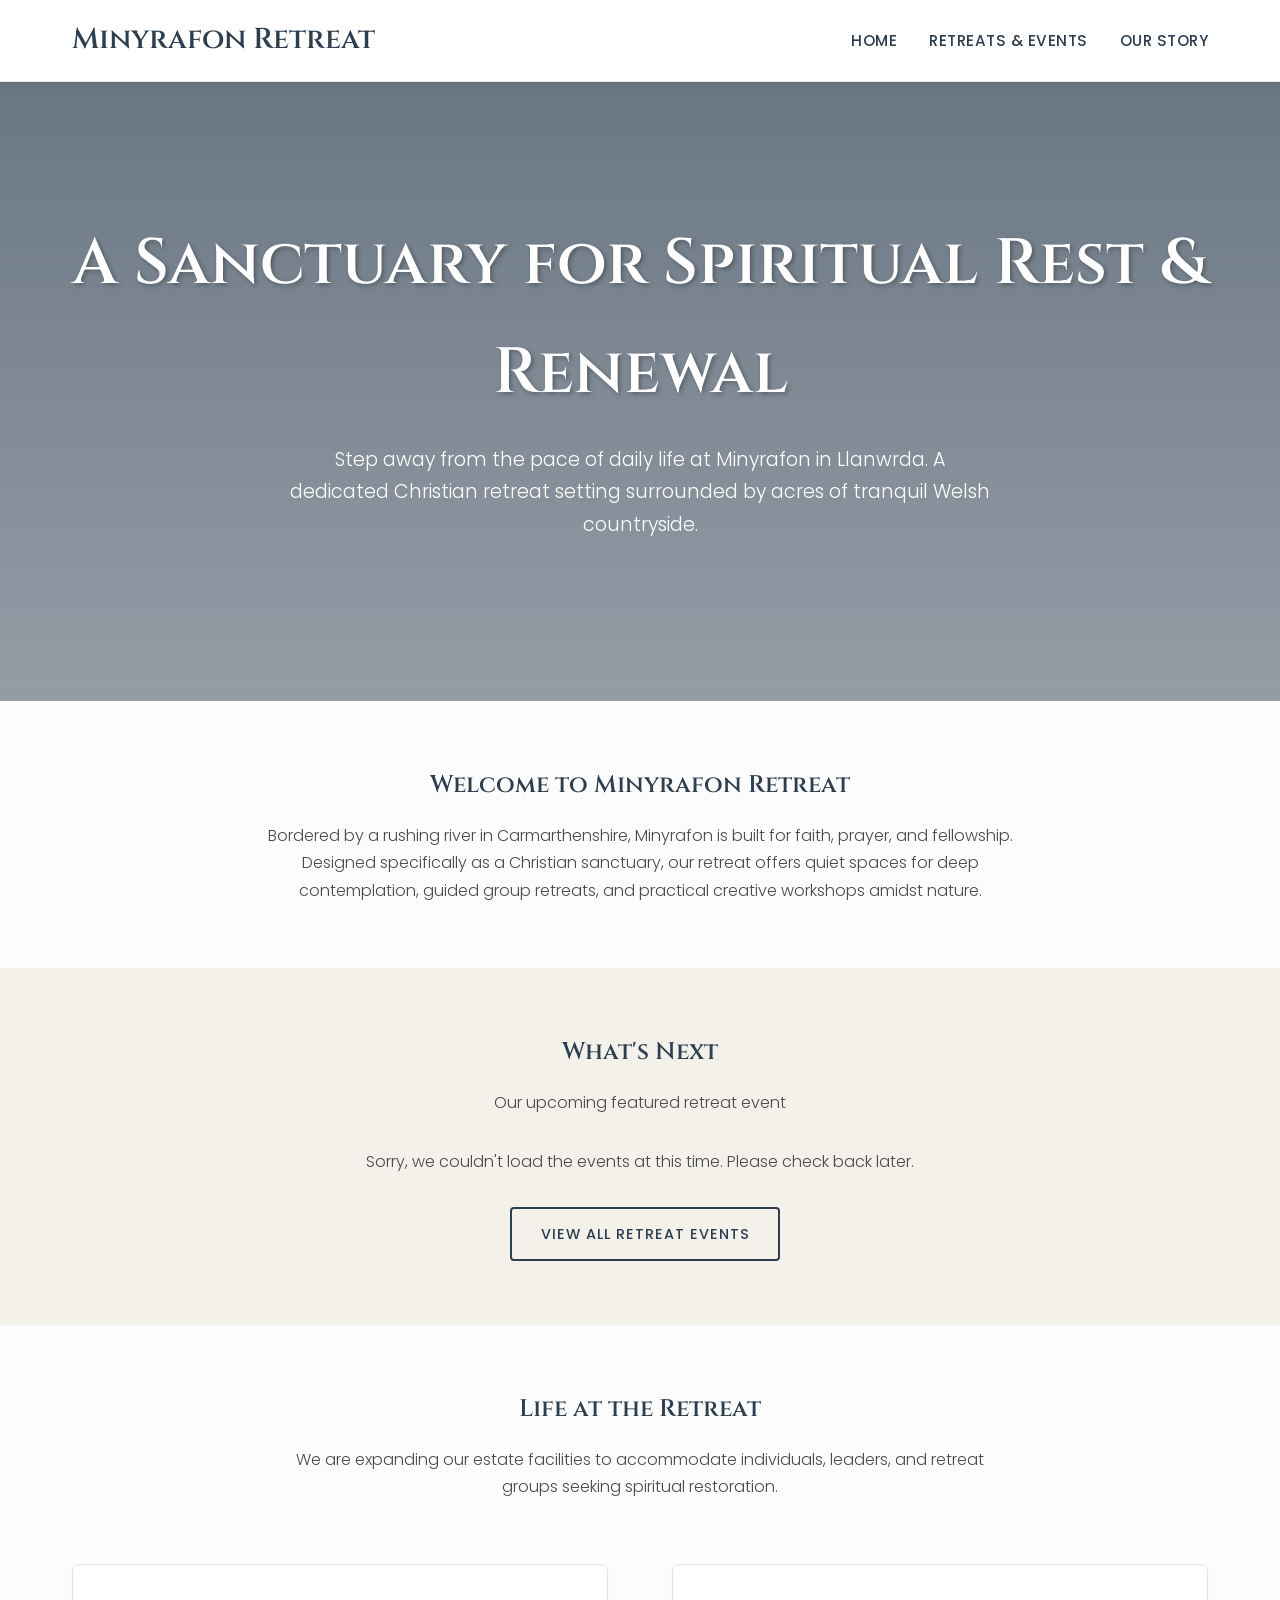
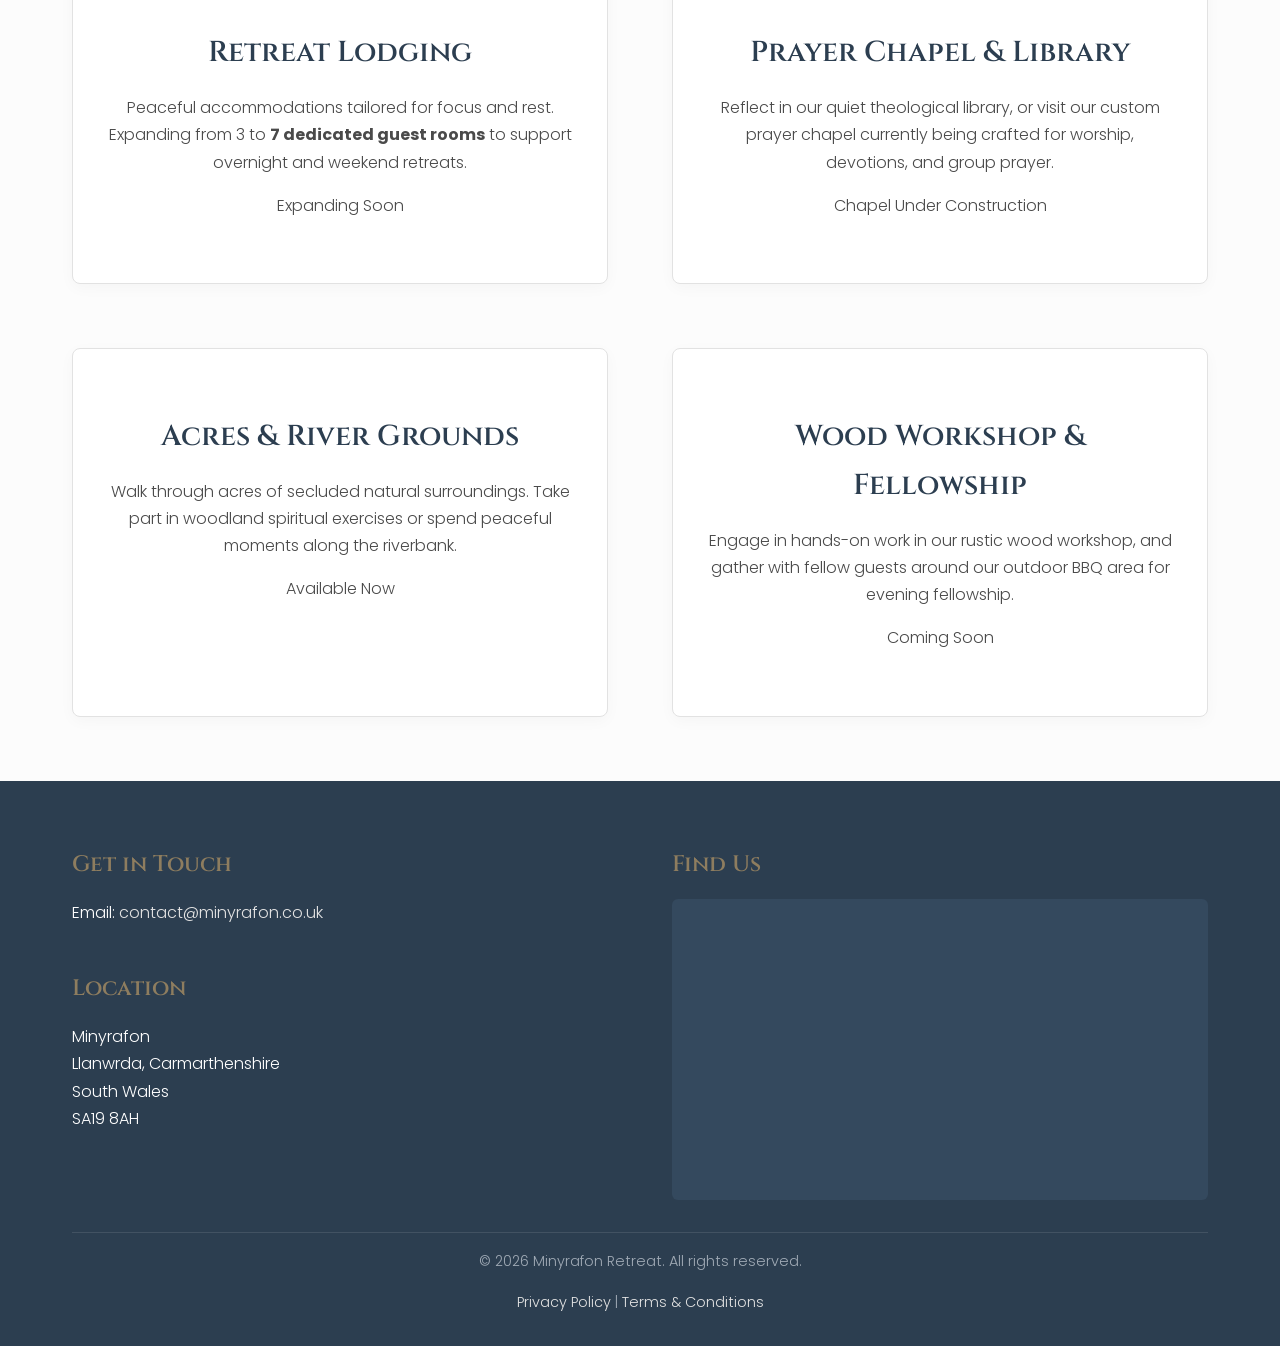
<file: index.html>
<!DOCTYPE html>
<html lang="en">
<head>
    <meta charset="UTF-8">
    <meta name="viewport" content="width=device-width, initial-scale=1.0">
    <meta name="description" content="Minyrafon Retreat in Llanwrda. A peaceful Christian retreat nestled within 5 acres of Welsh countryside, offering spiritual sanctuary, group retreats, and restorative events.">
    <title>Minyrafon Retreat | Christian Retreat & Sanctuary in Llanwrda</title>
    
    <!-- Google Fonts: Cinzel for headings, Poppins for body text -->
    <link rel="preconnect" href="https://fonts.googleapis.com">
    <link rel="preconnect" href="https://fonts.gstatic.com" crossorigin>
    <link href="https://fonts.googleapis.com/css2?family=Cinzel:wght@500;600;700&family=Poppins:wght@300;400;500;600&display=swap" rel="stylesheet">
    
    <!-- Google Analytics Placeholder -->
    <script async src="https://www.googletagmanager.com/gtag/js?id=G-XXXXXXXXXX"></script>
    <script>
      window.dataLayer = window.dataLayer || [];
      function gtag(){dataLayer.push(arguments);}
      gtag('js', new Date());
      gtag('config', 'G-XXXXXXXXXX'); // REPLACE with actual Property ID
    </script>

    <!-- Links to shared CSS -->
    <link rel="stylesheet" href="/css/style.css">
</head>
<body>

    <!-- Shared Header -->
    <header class="site-header">
        <div class="container nav-container">
            <a href="/" class="logo">Minyrafon Retreat</a>
            <nav>
                <ul class="nav-links">
                    <li><a href="/">Home</a></li>
                    <li><a href="/events/">Retreats & Events</a></li>
                    <li><a href="/about-us/">Our Story</a></li>
                </ul>
            </nav>
        </div>
    </header>

    <main>
        <!-- Hero Section -->
        <section class="hero">
            <div class="container">
                <h1>A Sanctuary for Spiritual Rest & Renewal</h1>
                <p>Step away from the pace of daily life at Minyrafon in Llanwrda. A dedicated Christian retreat setting surrounded by acres of tranquil Welsh countryside.</p>
            </div>
        </section>

        <!-- Introduction Section -->
        <section class="section">
            <div class="container text-center">
                <h2>Welcome to Minyrafon Retreat</h2>
                <p style="max-width: 800px; margin: 0 auto;">
                    Bordered by a rushing river in Carmarthenshire, Minyrafon is built for faith, prayer, and fellowship. Designed specifically as a Christian sanctuary, our retreat offers quiet spaces for deep contemplation, guided group retreats, and practical creative workshops amidst nature.
                </p>
            </div>
        </section>

        <!-- Dynamic "What's Next" Event Section -->
        <section id="whats-next" class="section" style="background-color: var(--color-bg-alt);">
            <div class="container">
                <div class="text-center" style="margin-bottom: var(--spacing-lg);">
                    <h2>What's Next</h2>
                    <p>Our upcoming featured retreat event</p>
                </div>
                
                <!-- Target container populated by JS -->
                <div id="featured-event-container" class="featured-event-card">
                    <div class="text-center" style="padding: 2rem;">
                        <p>Loading upcoming retreat...</p>
                    </div>
                </div>

                <!-- View All Events Link placed directly under What's Next -->
                <div class="text-center" style="margin-top: var(--spacing-lg);">
                    <a href="/events/" class="btn btn-outline" style="color: var(--color-primary); border-color: var(--color-primary);">View All Retreat Events</a>
                </div>
            </div>
        </section>

        <!-- Estate Amenities & Vision Grid -->
        <section class="section">
            <div class="container">
                <div class="text-center" style="margin-bottom: var(--spacing-xl);">
                    <h2>Life at the Retreat</h2>
                    <p style="max-width: 700px; margin: 0 auto;">We are expanding our estate facilities to accommodate individuals, leaders, and retreat groups seeking spiritual restoration.</p>
                </div>

                <div class="grid">
                    <!-- Feature 1 -->
                    <div class="card">
                        <h3>Retreat Lodging</h3>
                        <p>Peaceful accommodations tailored for focus and rest. Expanding from 3 to <strong>7 dedicated guest rooms</strong> to support overnight and weekend retreats.</p>
                        <span class="badge">Expanding Soon</span>
                    </div>

                    <!-- Feature 2 -->
                    <div class="card">
                        <h3>Prayer Chapel & Library</h3>
                        <p>Reflect in our quiet theological library, or visit our custom prayer chapel currently being crafted for worship, devotions, and group prayer.</p>
                        <span class="badge">Chapel Under Construction</span>
                    </div>

                    <!-- Feature 3 -->
                    <div class="card">
                        <h3>Acres & River Grounds</h3>
                        <p>Walk through acres of secluded natural surroundings. Take part in woodland spiritual exercises or spend peaceful moments along the riverbank.</p>
                        <span class="badge">Available Now</span>
                    </div>

                    <!-- Feature 4 -->
                    <div class="card">
                        <h3>Wood Workshop & Fellowship</h3>
                        <p>Engage in hands-on work in our rustic wood workshop, and gather with fellow guests around our outdoor BBQ area for evening fellowship.</p>
                        <span class="badge">Coming Soon</span>
                    </div>
                </div>
            </div>
        </section>
    </main>

    <!-- Shared Footer -->
    <footer class="site-footer">
        <div class="container">
            <div class="footer-grid">
                <!-- Contact Info -->
                <div>
                    <h3 class="footer-title">Get in Touch</h3>
                    <p>Email: <a href="mailto:contact@minyrafon.co.uk">contact@minyrafon.co.uk</a></p>
                    <br>
                    <h3 class="footer-title">Location</h3>
                    <p>Minyrafon<br>
                    Llanwrda, Carmarthenshire<br>
                    South Wales<br>
                    SA19 8AH</p>
                </div>
                
                <!-- Google Maps Embed -->
                <div class="footer-map">
                    <h3 class="footer-title">Find Us</h3>
                    <div class="map-container">
                        <iframe 
                            src="https://www.google.com/maps/embed?pb=!1m18!1m12!1m3!1d19830.435773199854!2d-3.8798935!3d51.9613145!2m3!1f0!2f0!3f0!3m2!1i1024!2i768!4f13.1!3m3!1m2!1s0x486f0a6d0eb0b365%3A0xc3f58e450b73c224!2sLlanwrda!5e0!3m2!1sen!2suk!4v1694180000000!5m2!1sen!2suk" 
                            width="100%" 
                            height="100%" 
                            style="border:0;" 
                            allowfullscreen="" 
                            loading="lazy" 
                            referrerpolicy="no-referrer-when-downgrade">
                        </iframe>
                    </div>
                </div>
            </div>
            
            <div class="footer-bottom">
                <p>&copy; <span id="year"></span> Minyrafon Retreat. All rights reserved.</p>
                <script>document.getElementById('year').textContent = new Date().getFullYear();</script>
                <p class="footer-legal">
                    <a href="/privacy/">Privacy Policy</a> | <a href="/terms/">Terms & Conditions</a>
                </p>
            </div>
        </div>
    </footer>

    <!-- Script to fetch top event from Google Sheets JSON feed -->
    <script src="../js/events.js"></script>
</body>
</html>
</file>
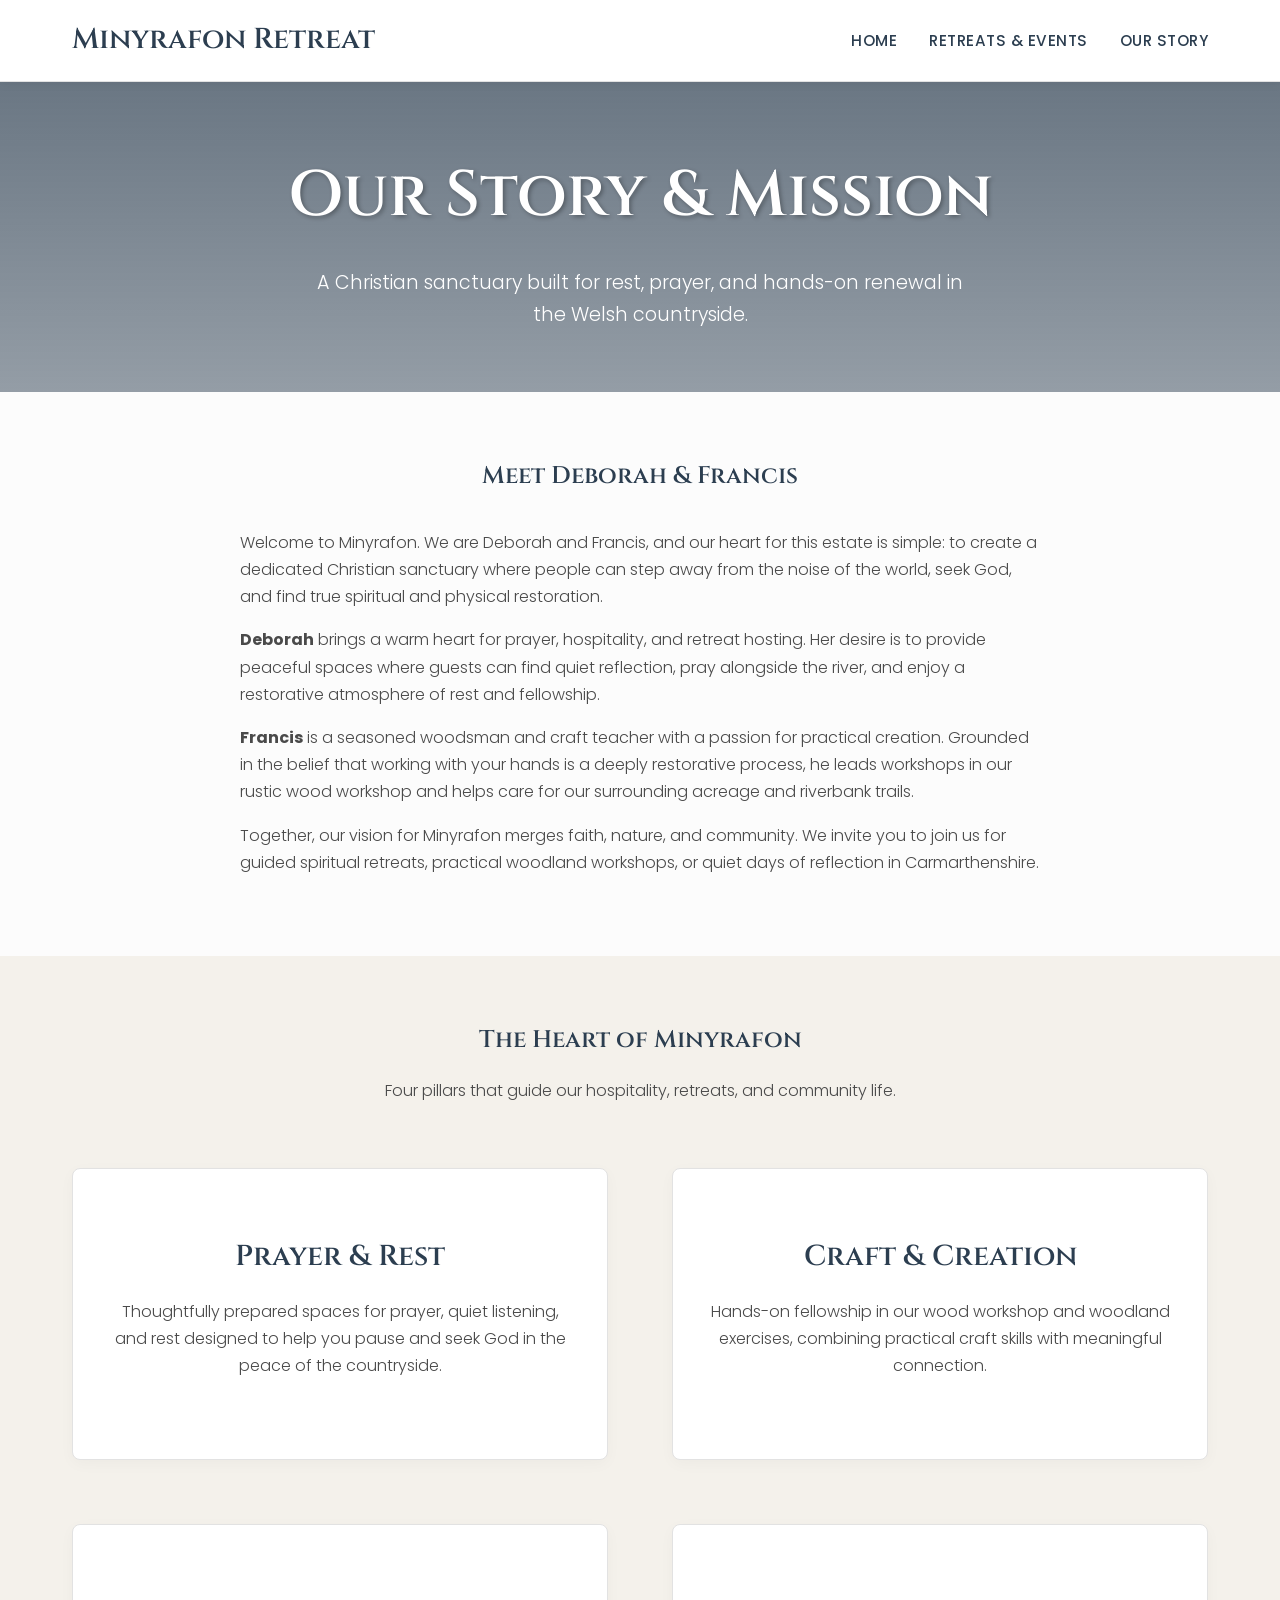
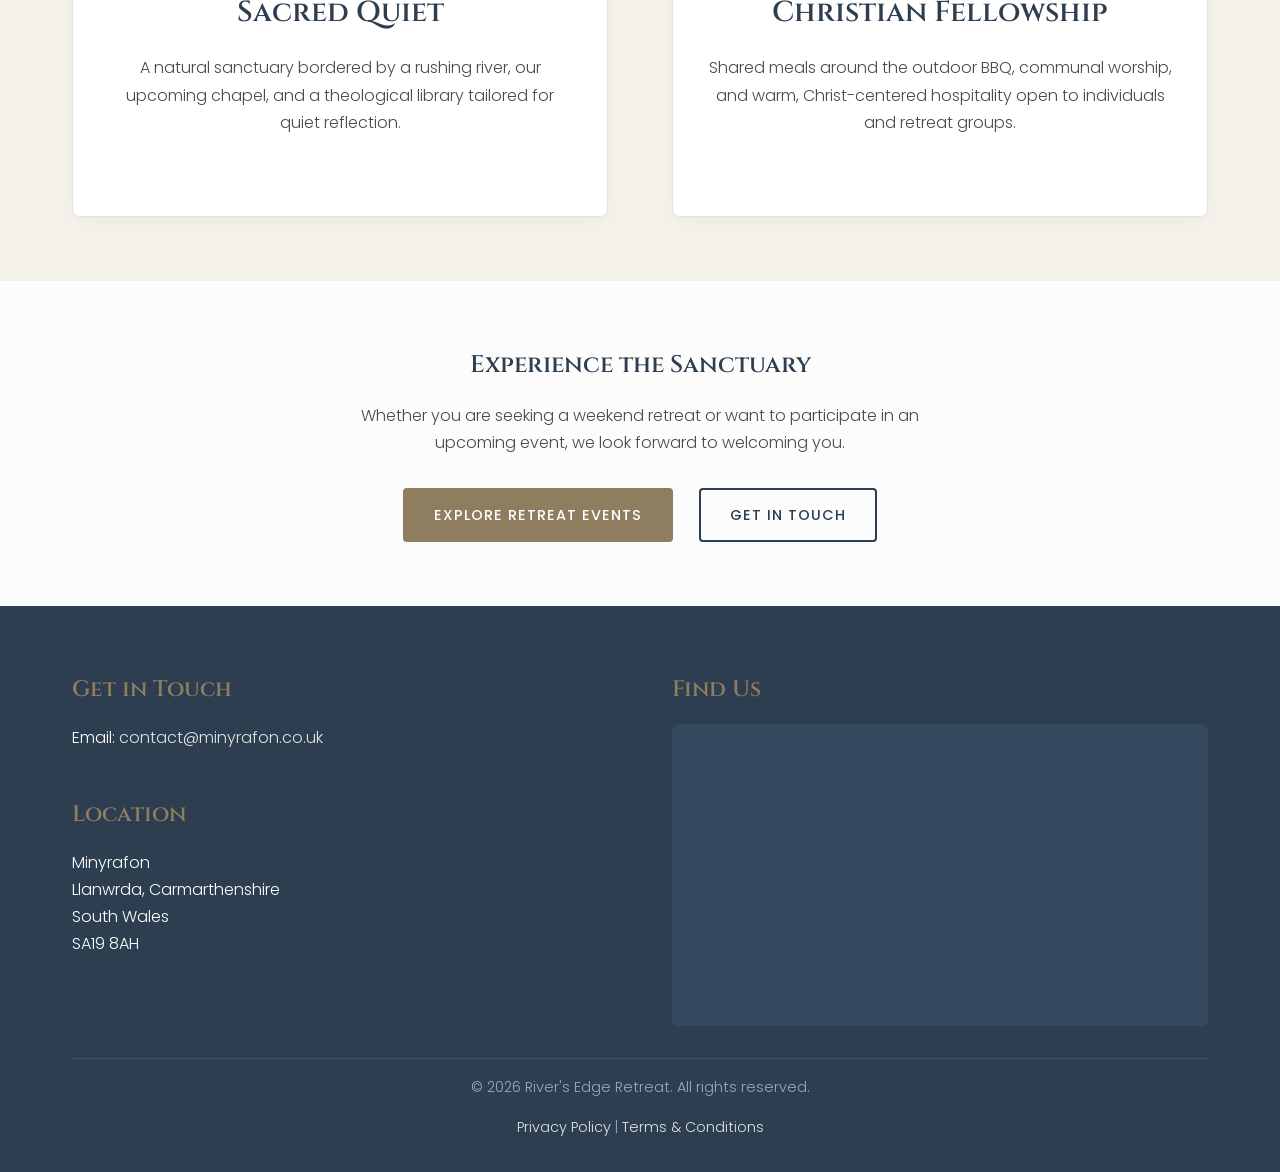
<file: about-us/index.html>
<!DOCTYPE html>
<html lang="en">
<head>
    <meta charset="UTF-8">
    <meta name="viewport" content="width=device-width, initial-scale=1.0">
    <meta name="description" content="River's Edge Retreat in Minyrafon, Llanwrda. A beautifully restored rustic B&B and bespoke event venue nestled in the Welsh countryside.">
    <title>Minyrafon Retreat | About Us</title>
    
    <!-- Google Fonts: Playfair Display for headings, Poppins for body text -->
    <link rel="preconnect" href="https://fonts.googleapis.com">
    <link rel="preconnect" href="https://fonts.gstatic.com" crossorigin>
    <link href="https://fonts.googleapis.com/css2?family=Cinzel:wght@500;600;700&family=Poppins:wght@300;400;500;600&display=swap" rel="stylesheet">
    
    <!-- Google Analytics Placeholder -->
    <script async src="https://www.googletagmanager.com/gtag/js?id=G-XXXXXXXXXX"></script>
    <script>
      window.dataLayer = window.dataLayer || [];
      function gtag(){dataLayer.push(arguments);}
      gtag('js', new Date());
      gtag('config', 'G-XXXXXXXXXX'); // REPLACE with your actual Property ID
    </script>

    <!-- Links to shared CSS -->
    <link rel="stylesheet" href="/css/style.css">
</head>
<body>

    <!-- Shared Header -->
    <header class="site-header">
        <div class="container nav-container">
            <a href="/" class="logo">Minyrafon Retreat</a>
            <nav>
                <ul class="nav-links">
                    <li><a href="/">Home</a></li>
                    <li><a href="/events/">Retreats & Events</a></li>
                    <li><a href="/about-us/">Our Story</a></li>
                </ul>
            </nav>
        </div>
    </header>

    <main>
        <!-- Page Banner / Header -->
        <section class="hero" style="padding: 60px 0;">
            <div class="container text-center">
                <h1>Our Story & Mission</h1>
                <p style="max-width: 650px; margin: 0 auto;">A Christian sanctuary built for rest, prayer, and hands-on renewal in the Welsh countryside.</p>
            </div>
        </section>

 <!-- Main Narrative Section -->
        <section class="section">
            <div class="container">
                <div style="max-width: 800px; margin: 0 auto;">
                    <h2 class="text-center" style="margin-bottom: var(--spacing-lg);">Meet Deborah & Francis</h2>
                    <p>
                        Welcome to Minyrafon. We are Deborah and Francis, and our heart for this estate is simple: to create a dedicated Christian sanctuary where people can step away from the noise of the world, seek God, and find true spiritual and physical restoration.
                    </p>
                    <p>
                        <strong>Deborah</strong> brings a warm heart for prayer, hospitality, and retreat hosting. Her desire is to provide peaceful spaces where guests can find quiet reflection, pray alongside the river, and enjoy a restorative atmosphere of rest and fellowship.
                    </p>
                    <p>
                        <strong>Francis</strong> is a seasoned woodsman and craft teacher with a passion for practical creation. Grounded in the belief that working with your hands is a deeply restorative process, he leads workshops in our rustic wood workshop and helps care for our surrounding acreage and riverbank trails.
                    </p>
                    <p>
                        Together, our vision for Minyrafon merges faith, nature, and community. We invite you to join us for guided spiritual retreats, practical woodland workshops, or quiet days of reflection in Carmarthenshire.
                    </p>
                </div>
            </div>
        </section>

        <!-- Values / Core Pillars Grid (2x2 Desktop Layout) -->
        <section class="section" style="background-color: var(--color-bg-alt);">
            <div class="container">
                <div class="text-center" style="margin-bottom: var(--spacing-xl);">
                    <h2>The Heart of Minyrafon</h2>
                    <p style="max-width: 600px; margin: 0 auto;">Four pillars that guide our hospitality, retreats, and community life.</p>
                </div>

                <div class="grid">
                    <!-- Pillar 1 (Updated) -->
                    <div class="card">
                        <h3>Prayer & Rest</h3>
                        <p>Thoughtfully prepared spaces for prayer, quiet listening, and rest designed to help you pause and seek God in the peace of the countryside.</p>
                    </div>

                    <!-- Pillar 2 -->
                    <div class="card">
                        <h3>Craft & Creation</h3>
                        <p>Hands-on fellowship in our wood workshop and woodland exercises, combining practical craft skills with meaningful connection.</p>
                    </div>

                    <!-- Pillar 3 -->
                    <div class="card">
                        <h3>Sacred Quiet</h3>
                        <p>A natural sanctuary bordered by a rushing river, our upcoming chapel, and a theological library tailored for quiet reflection.</p>
                    </div>

                    <!-- Pillar 4 -->
                    <div class="card">
                        <h3>Christian Fellowship</h3>
                        <p>Shared meals around the outdoor BBQ, communal worship, and warm, Christ-centered hospitality open to individuals and retreat groups.</p>
                    </div>
                </div>
            </div>
        </section>

        <!-- Call to Action Banner -->
        <section class="section text-center">
            <div class="container">
                <h2>Experience the Sanctuary</h2>
                <p style="max-width: 600px; margin: 0 auto var(--spacing-lg);">Whether you are seeking a weekend retreat or want to participate in an upcoming event, we look forward to welcoming you.</p>
                <div style="display: flex; gap: 16px; justify-content: center; flex-wrap: wrap;">
                    <a href="/events/" class="btn">Explore Retreat Events</a>
                    <a href="mailto:contact@riversedgeretreat.co.uk" class="btn btn-outline" style="color: var(--color-primary); border-color: var(--color-primary);">Get in Touch</a>
                </div>
            </div>
        </section>
    </main>

    <!-- Shared Footer -->
    <footer class="site-footer">
        <div class="container">
            <div class="footer-grid">
                <!-- Contact & Links -->
                <div>
                    <h3 class="footer-title">Get in Touch</h3>
                    <p>Email: <a href="mailto:contact@minyrafon.co.uk">contact@minyrafon.co.uk</a></p>
                    
                    <br>
                    <h3 class="footer-title">Location</h3>
                    <p>Minyrafon<br>
                    Llanwrda, Carmarthenshire<br>
                    South Wales<br>
                    SA19 8AH</p>
                </div>
                
                <!-- Google Maps Embed -->
                <div class="footer-map">
                    <h3 class="footer-title">Find Us</h3>
                    <!-- REPLACE the src link with your actual Google My Business Map Embed link once you have it -->
                    <div class="map-container">
                        <iframe 
                            src="https://www.google.com/maps/embed?pb=!1m18!1m12!1m3!1d19830.435773199854!2d-3.8798935!3d51.9613145!2m3!1f0!2f0!3f0!3m2!1i1024!2i768!4f13.1!3m3!1m2!1s0x486f0a6d0eb0b365%3A0xc3f58e450b73c224!2sLlanwrda!5e0!3m2!1sen!2suk!4v1694180000000!5m2!1sen!2suk" 
                            width="100%" 
                            height="100%" 
                            style="border:0;" 
                            allowfullscreen="" 
                            loading="lazy" 
                            referrerpolicy="no-referrer-when-downgrade">
                        </iframe>
                    </div>
                </div>
            </div>
            
            <div class="footer-bottom">
                <p>&copy; <span id="year"></span> River's Edge Retreat. All rights reserved.</p>
                <script>document.getElementById('year').textContent = new Date().getFullYear();</script>
                <p class="footer-legal">
                    <a href="/privacy/">Privacy Policy</a> | <a href="/terms/">Terms & Conditions</a>
                </p>
            </div>
        </div>
    </footer>

</body>
</html>
</file>
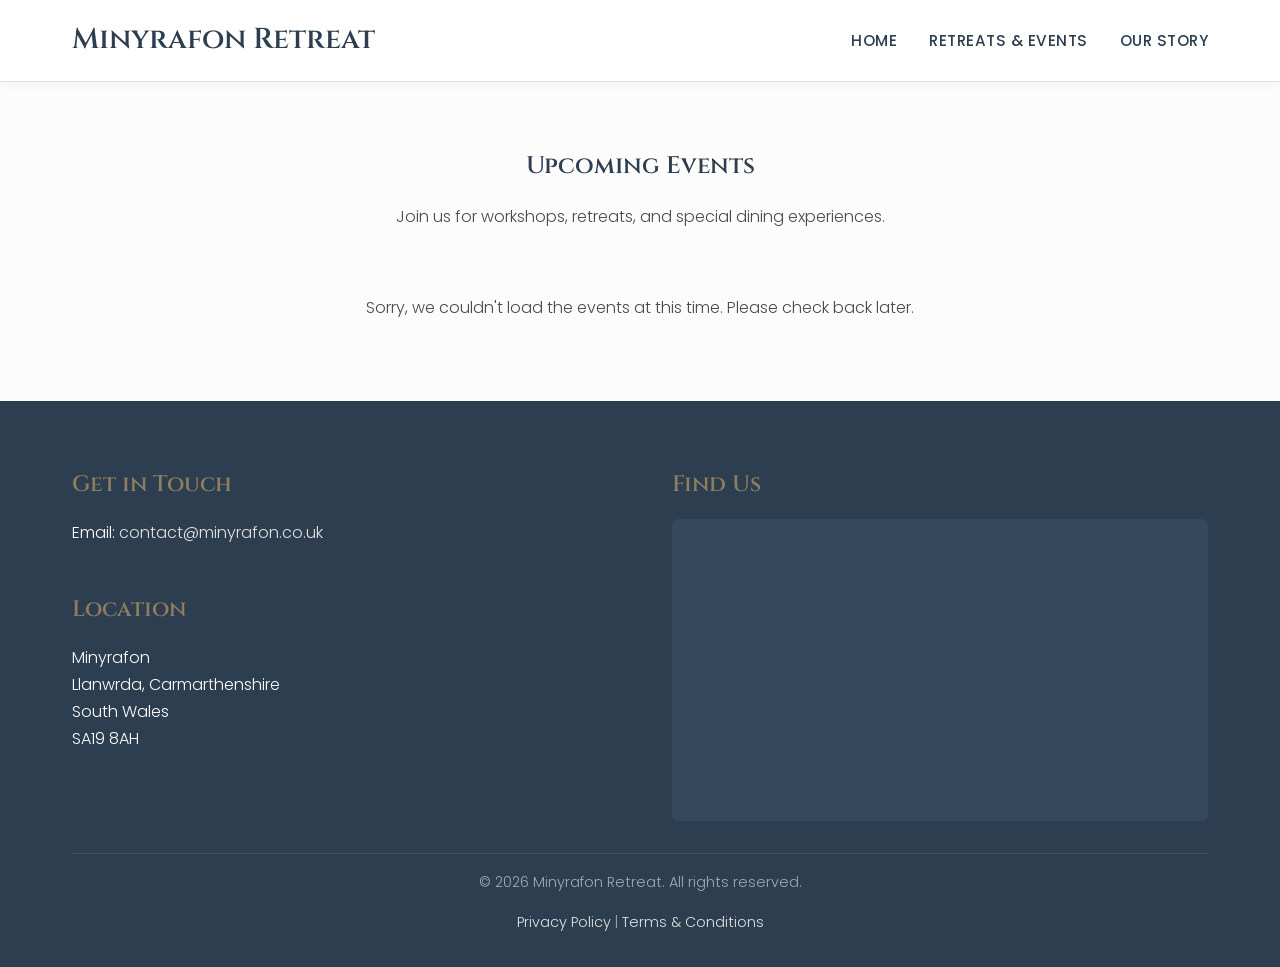
<file: events/index.html>
<!DOCTYPE html>
<html lang="en">
<head>
    <meta charset="UTF-8">
    <meta name="viewport" content="width=device-width, initial-scale=1.0">
    <meta name="description" content="River's Edge Retreat in Minyrafon, Llanwrda. A beautifully restored rustic B&B and bespoke event venue nestled in the Welsh countryside.">
    <title>Minyrafon Retreat | Events</title>
    
    <!-- Google Fonts: Playfair Display for headings, Poppins for body text -->
    <link rel="preconnect" href="https://fonts.googleapis.com">
    <link rel="preconnect" href="https://fonts.gstatic.com" crossorigin>
   <link href="https://fonts.googleapis.com/css2?family=Cinzel:wght@500;600;700&family=Poppins:wght@300;400;500;600&display=swap" rel="stylesheet">
    
    <!-- Google Analytics Placeholder -->
    <script async src="https://www.googletagmanager.com/gtag/js?id=G-XXXXXXXXXX"></script>
    <script>
      window.dataLayer = window.dataLayer || [];
      function gtag(){dataLayer.push(arguments);}
      gtag('js', new Date());
      gtag('config', 'G-XXXXXXXXXX'); // REPLACE with your actual Property ID
    </script>

    <!-- Links to shared CSS -->
    <link rel="stylesheet" href="/css/style.css">
</head>
<body>

    <!-- Shared Header -->
    <header class="site-header">
        <div class="container nav-container">
            <a href="/" class="logo">Minyrafon Retreat</a>
            <nav>
                <ul class="nav-links">
                    <li><a href="/">Home</a></li>
                    <li><a href="/events/">Retreats & Events</a></li>
                    <li><a href="/about-us/">Our Story</a></li>
                </ul>
            </nav>
        </div>
    </header>

    <main>
        <section class="section">
            <div class="container">
                <div class="text-center">
                    <h1>Upcoming Events</h1>
                    <p>Join us for workshops, retreats, and special dining experiences.</p>
                </div>

                <!-- Events list populated by JS -->
                <div id="events-list" class="grid" style="margin-top: var(--spacing-xl);">
                    <!-- Fallback/Loading state -->
                    <div class="text-center" style="grid-column: 1 / -1; padding: 2rem;">
                        <p>Loading upcoming events...</p>
                    </div>
                </div>
            </div>
        </section>
    </main>

    <!-- Shared Footer -->
    <footer class="site-footer">
        <div class="container">
            <div class="footer-grid">
                <!-- Contact & Links -->
                <div>
                    <h3 class="footer-title">Get in Touch</h3>
                    <p>Email: <a href="mailto:contact@minyrafon.co.uk">contact@minyrafon.co.uk</a></p>
                    
                    <br>
                    <h3 class="footer-title">Location</h3>
                    <p>Minyrafon<br>
                    Llanwrda, Carmarthenshire<br>
                    South Wales<br>
                    SA19 8AH</p>
                </div>
                
                <!-- Google Maps Embed -->
                <div class="footer-map">
                    <h3 class="footer-title">Find Us</h3>
                    <!-- REPLACE the src link with your actual Google My Business Map Embed link once you have it -->
                    <div class="map-container">
                        <iframe 
                            src="https://www.google.com/maps/embed?pb=!1m18!1m12!1m3!1d19830.435773199854!2d-3.8798935!3d51.9613145!2m3!1f0!2f0!3f0!3m2!1i1024!2i768!4f13.1!3m3!1m2!1s0x486f0a6d0eb0b365%3A0xc3f58e450b73c224!2sLlanwrda!5e0!3m2!1sen!2suk!4v1694180000000!5m2!1sen!2suk" 
                            width="100%" 
                            height="100%" 
                            style="border:0;" 
                            allowfullscreen="" 
                            loading="lazy" 
                            referrerpolicy="no-referrer-when-downgrade">
                        </iframe>
                    </div>
                </div>
            </div>
            
            <div class="footer-bottom">
                <p>&copy; <span id="year"></span> Minyrafon Retreat. All rights reserved.</p>
                <script>document.getElementById('year').textContent = new Date().getFullYear();</script>
                <p class="footer-legal">
                    <a href="/privacy/">Privacy Policy</a> | <a href="/terms/">Terms & Conditions</a>
                </p>
            </div>
        </div>
    </footer>

    <!-- JS for fetching Google Sheet Events -->
    <script src="../js/events.js"></script>
</body>
</html>
</file>
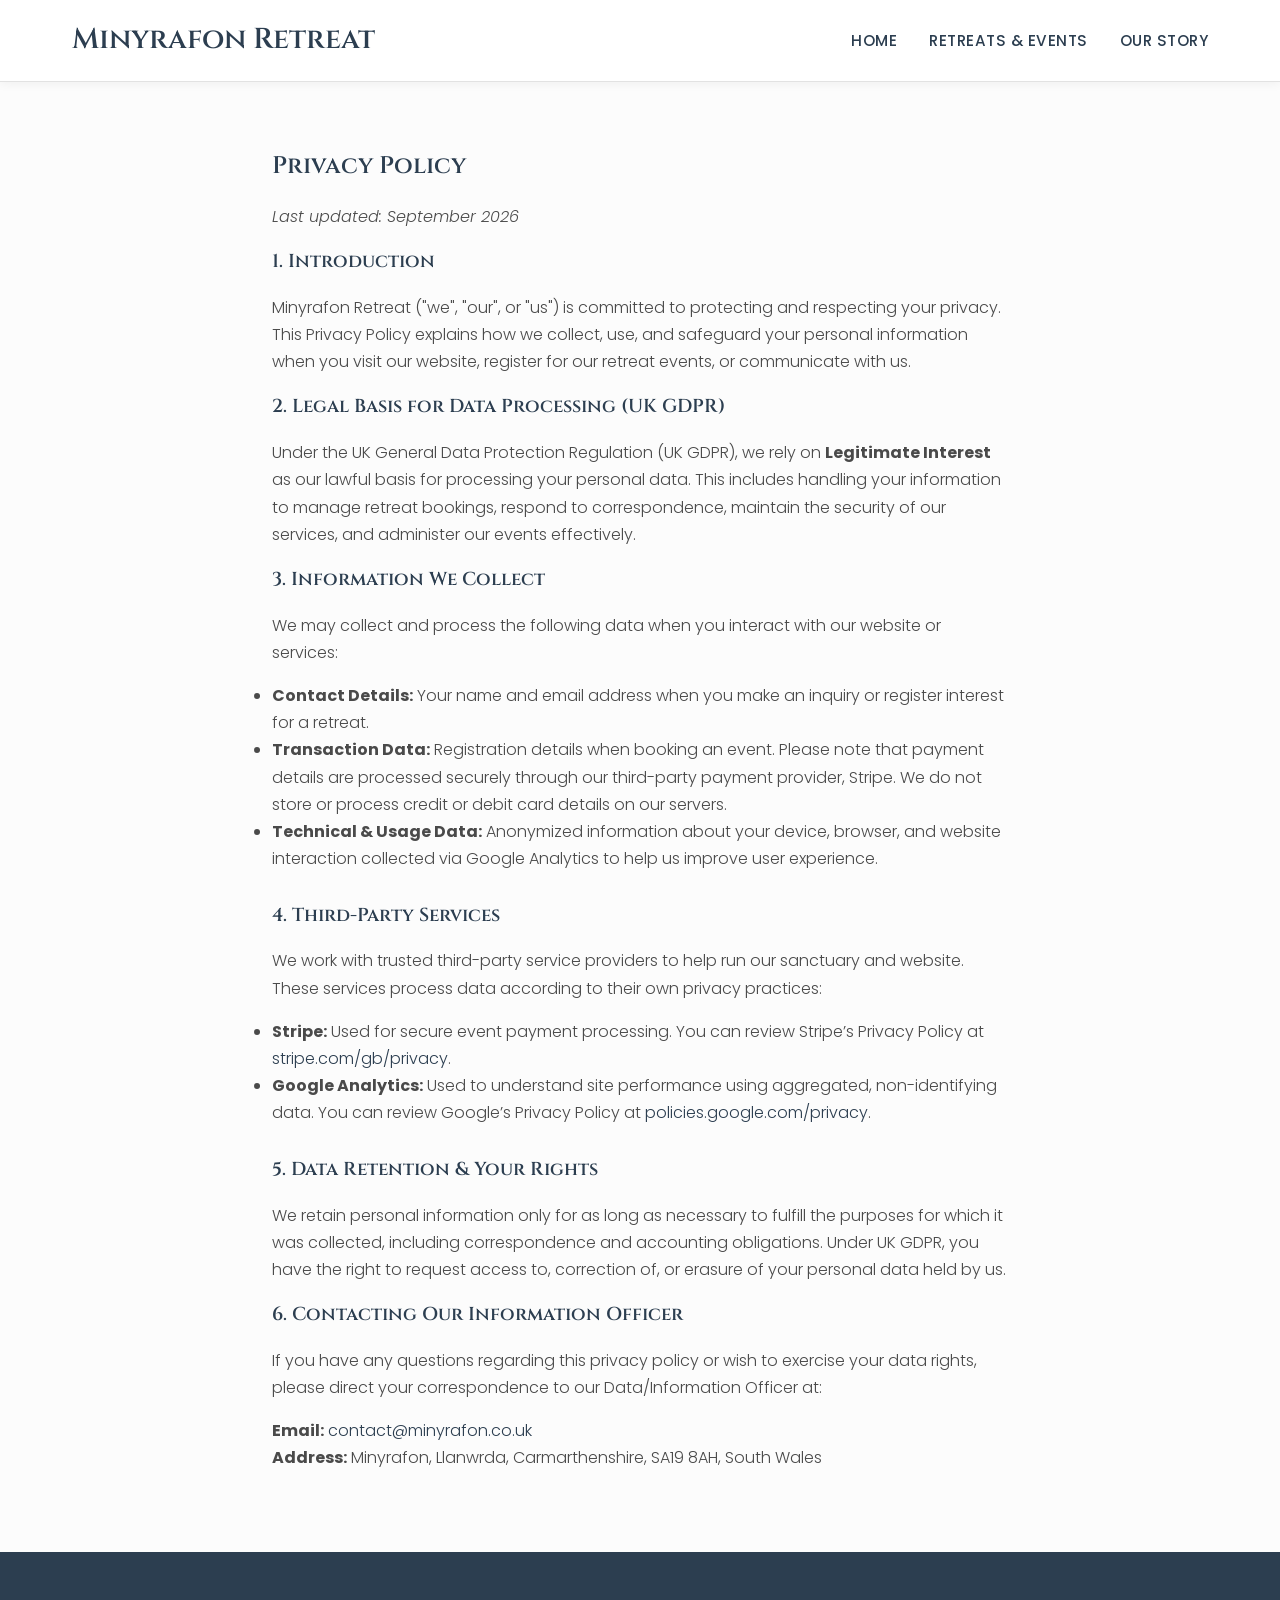
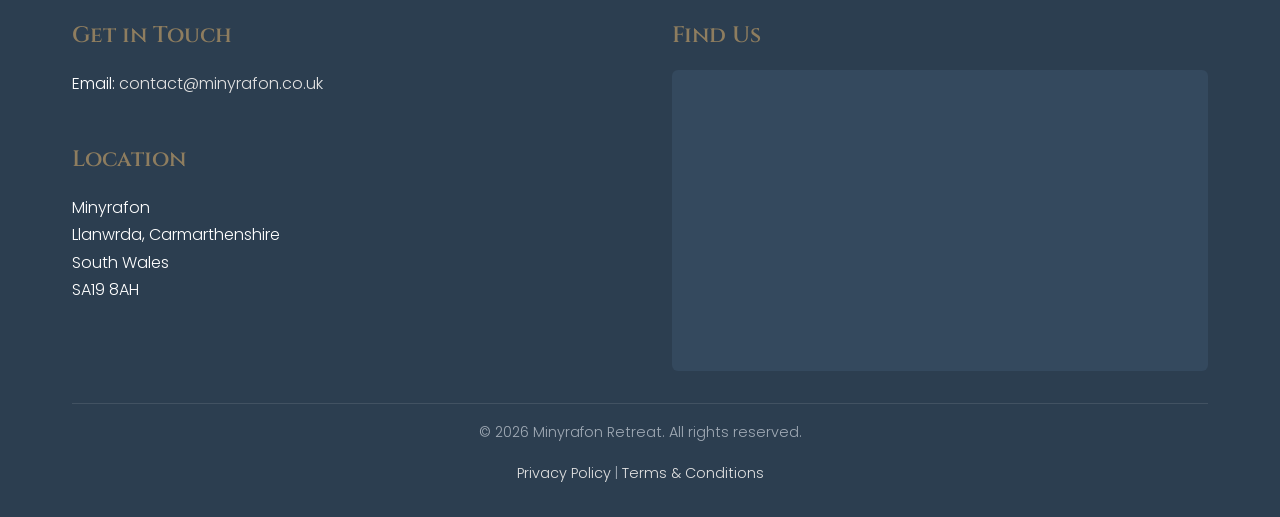
<file: privacy/index.html>
<!DOCTYPE html>
<html lang="en">
<head>
    <meta charset="UTF-8">
    <meta name="viewport" content="width=device-width, initial-scale=1.0">
    <meta name="description" content="River's Edge Retreat in Minyrafon, Llanwrda. A beautifully restored rustic B&B and bespoke event venue nestled in the Welsh countryside.">
    <title>Minyrafon Retreat | Privacy</title>
    
    <!-- Google Fonts: Playfair Display for headings, Poppins for body text -->
    <link rel="preconnect" href="https://fonts.googleapis.com">
    <link rel="preconnect" href="https://fonts.gstatic.com" crossorigin>
   <link href="https://fonts.googleapis.com/css2?family=Cinzel:wght@500;600;700&family=Poppins:wght@300;400;500;600&display=swap" rel="stylesheet">
    
    <!-- Google Analytics Placeholder -->
    <script async src="https://www.googletagmanager.com/gtag/js?id=G-XXXXXXXXXX"></script>
    <script>
      window.dataLayer = window.dataLayer || [];
      function gtag(){dataLayer.push(arguments);}
      gtag('js', new Date());
      gtag('config', 'G-XXXXXXXXXX'); // REPLACE with your actual Property ID
    </script>

    <!-- Links to shared CSS -->
    <link rel="stylesheet" href="/css/style.css">
</head>
<body>

    <!-- Shared Header -->
    <header class="site-header">
        <div class="container nav-container">
            <a href="/" class="logo">Minyrafon Retreat</a>
            <nav>
                <ul class="nav-links">
                    <li><a href="/">Home</a></li>
                    <li><a href="/events/">Retreats & Events</a></li>
                    <li><a href="/about-us/">Our Story</a></li>
                </ul>
            </nav>
        </div>
    </header>

    <main>
        <section class="section">
            <div class="container" style="max-width: 800px;">
                <h1>Privacy Policy</h1>
                <p><em>Last updated: September 2026</em></p>
                
                <h3>1. Introduction</h3>
                <p>Minyrafon Retreat ("we", "our", or "us") is committed to protecting and respecting your privacy. This Privacy Policy explains how we collect, use, and safeguard your personal information when you visit our website, register for our retreat events, or communicate with us.</p>

                <h3>2. Legal Basis for Data Processing (UK GDPR)</h3>
                <p>Under the UK General Data Protection Regulation (UK GDPR), we rely on <strong>Legitimate Interest</strong> as our lawful basis for processing your personal data. This includes handling your information to manage retreat bookings, respond to correspondence, maintain the security of our services, and administer our events effectively.</p>

                <h3>3. Information We Collect</h3>
                <p>We may collect and process the following data when you interact with our website or services:</p>
                <ul>
                    <li><strong>Contact Details:</strong> Your name and email address when you make an inquiry or register interest for a retreat.</li>
                    <li><strong>Transaction Data:</strong> Registration details when booking an event. Please note that payment details are processed securely through our third-party payment provider, Stripe. We do not store or process credit or debit card details on our servers.</li>
                    <li><strong>Technical & Usage Data:</strong> Anonymized information about your device, browser, and website interaction collected via Google Analytics to help us improve user experience.</li>
                </ul><br>

                <h3>4. Third-Party Services</h3>
                <p>We work with trusted third-party service providers to help run our sanctuary and website. These services process data according to their own privacy practices:</p>
                <ul>
                    <li><strong>Stripe:</strong> Used for secure event payment processing. You can review Stripe’s Privacy Policy at <a href="https://stripe.com/gb/privacy" target="_blank" rel="noopener">stripe.com/gb/privacy</a>.</li>
                    <li><strong>Google Analytics:</strong> Used to understand site performance using aggregated, non-identifying data. You can review Google’s Privacy Policy at <a href="https://policies.google.com/privacy" target="_blank" rel="noopener">policies.google.com/privacy</a>.</li>
                </ul><br>

                <h3>5. Data Retention & Your Rights</h3>
                <p>We retain personal information only for as long as necessary to fulfill the purposes for which it was collected, including correspondence and accounting obligations. Under UK GDPR, you have the right to request access to, correction of, or erasure of your personal data held by us.</p>

                <h3>6. Contacting Our Information Officer</h3>
                <p>If you have any questions regarding this privacy policy or wish to exercise your data rights, please direct your correspondence to our Data/Information Officer at:</p>
                <p>
                    <strong>Email:</strong> <a href="mailto:contact@minyrafon.co.uk">contact@minyrafon.co.uk</a><br>
                    <strong>Address:</strong> Minyrafon, Llanwrda, Carmarthenshire, SA19 8AH, South Wales
                </p>
            </div>
        </section>
    </main>
    <!-- Shared Footer -->
    <footer class="site-footer">
        <div class="container">
            <div class="footer-grid">
                <!-- Contact & Links -->
                <div>
                    <h3 class="footer-title">Get in Touch</h3>
                    <p>Email: <a href="mailto:contact@minyrafon.co.uk">contact@minyrafon.co.uk</a></p>
                    
                    <br>
                    <h3 class="footer-title">Location</h3>
                    <p>Minyrafon<br>
                    Llanwrda, Carmarthenshire<br>
                    South Wales<br>
                    SA19 8AH</p>
                </div>
                
                <!-- Google Maps Embed -->
                <div class="footer-map">
                    <h3 class="footer-title">Find Us</h3>
                    <!-- REPLACE the src link with your actual Google My Business Map Embed link once you have it -->
                    <div class="map-container">
                        <iframe 
                            src="https://www.google.com/maps/embed?pb=!1m18!1m12!1m3!1d19830.435773199854!2d-3.8798935!3d51.9613145!2m3!1f0!2f0!3f0!3m2!1i1024!2i768!4f13.1!3m3!1m2!1s0x486f0a6d0eb0b365%3A0xc3f58e450b73c224!2sLlanwrda!5e0!3m2!1sen!2suk!4v1694180000000!5m2!1sen!2suk" 
                            width="100%" 
                            height="100%" 
                            style="border:0;" 
                            allowfullscreen="" 
                            loading="lazy" 
                            referrerpolicy="no-referrer-when-downgrade">
                        </iframe>
                    </div>
                </div>
            </div>
            
            <div class="footer-bottom">
                <p>&copy; <span id="year"></span> Minyrafon Retreat. All rights reserved.</p>
                <script>document.getElementById('year').textContent = new Date().getFullYear();</script>
                <p class="footer-legal">
                    <a href="/privacy/">Privacy Policy</a> | <a href="/terms/">Terms & Conditions</a>
                </p>
            </div>
        </div>
    </footer>

</body>
</html>
</file>
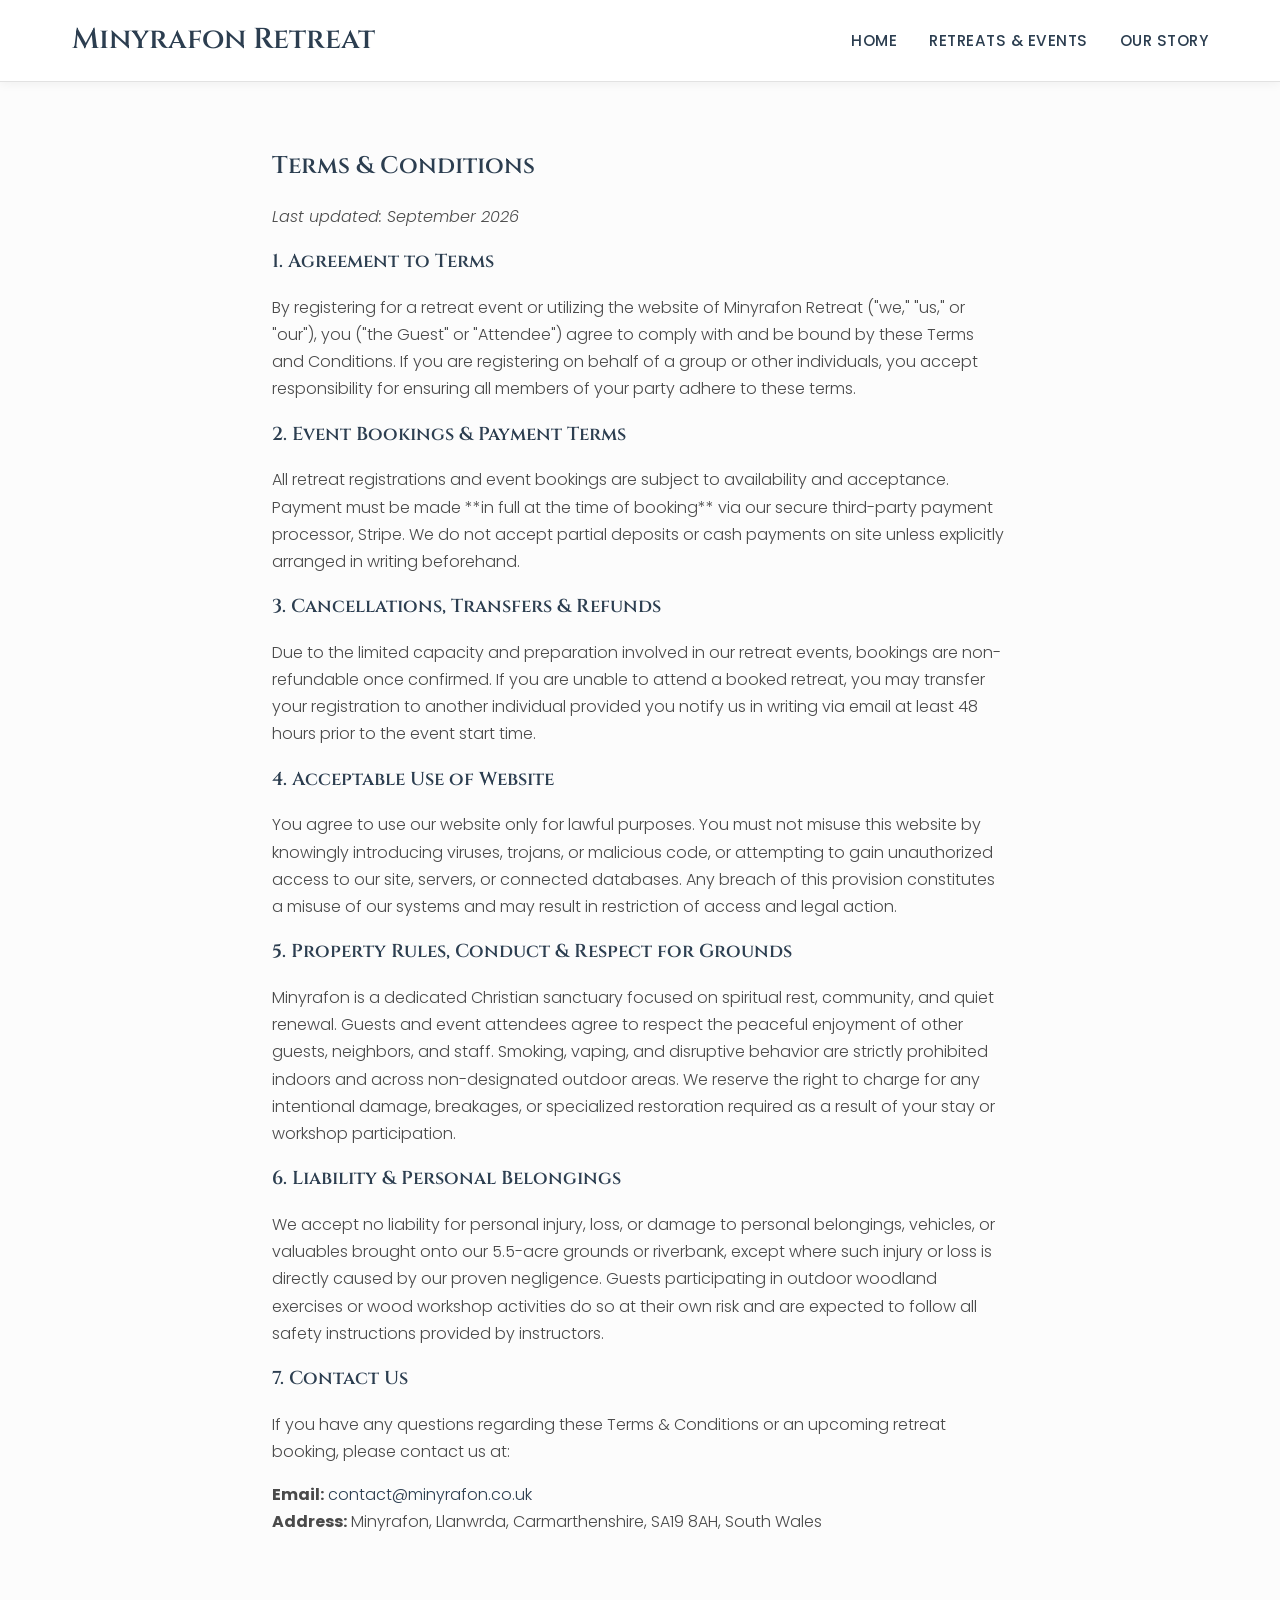
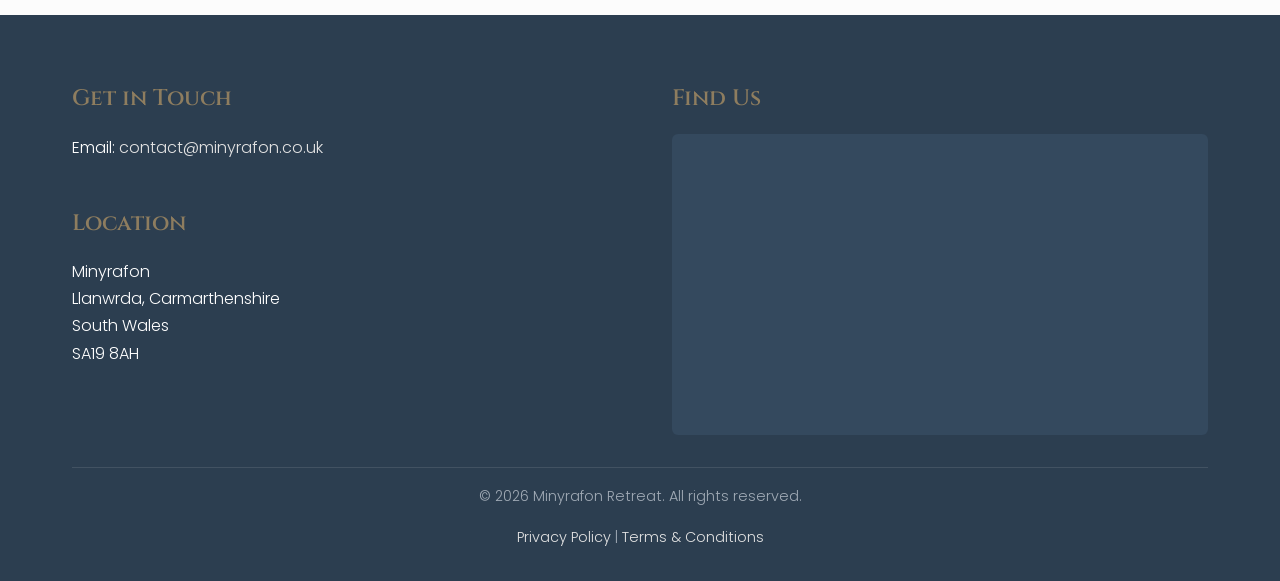
<file: terms/index.html>
<!DOCTYPE html>
<html lang="en">
<head>
    <meta charset="UTF-8">
    <meta name="viewport" content="width=device-width, initial-scale=1.0">
    <meta name="description" content="River's Edge Retreat in Minyrafon, Llanwrda. A beautifully restored rustic B&B and bespoke event venue nestled in the Welsh countryside.">
    <title>Minyrafon Retreat | Terms & Conditions</title>
    
    <!-- Google Fonts: Playfair Display for headings, Poppins for body text -->
    <link rel="preconnect" href="https://fonts.googleapis.com">
    <link rel="preconnect" href="https://fonts.gstatic.com" crossorigin>
    <link href="https://fonts.googleapis.com/css2?family=Cinzel:wght@500;600;700&family=Poppins:wght@300;400;500;600&display=swap" rel="stylesheet">
    
    <!-- Google Analytics Placeholder -->
    <script async src="https://www.googletagmanager.com/gtag/js?id=G-XXXXXXXXXX"></script>
    <script>
      window.dataLayer = window.dataLayer || [];
      function gtag(){dataLayer.push(arguments);}
      gtag('js', new Date());
      gtag('config', 'G-XXXXXXXXXX'); // REPLACE with your actual Property ID
    </script>

    <!-- Links to shared CSS -->
    <link rel="stylesheet" href="/css/style.css">
</head>
<body>

    <!-- Shared Header -->
    <header class="site-header">
        <div class="container nav-container">
            <a href="/" class="logo">Minyrafon Retreat</a>
            <nav>
                <ul class="nav-links">
                    <li><a href="/">Home</a></li>
                    <li><a href="/events/">Retreats & Events</a></li>
                    <li><a href="/about-us/">Our Story</a></li>
                </ul>
            </nav>
        </div>
    </header>

    <main>
        <section class="section">
            <div class="container" style="max-width: 800px;">
                <h1>Terms & Conditions</h1>
                <p><em>Last updated: September 2026</em></p>
                
                <h3>1. Agreement to Terms</h3>
                <p>By registering for a retreat event or utilizing the website of Minyrafon Retreat ("we," "us," or "our"), you ("the Guest" or "Attendee") agree to comply with and be bound by these Terms and Conditions. If you are registering on behalf of a group or other individuals, you accept responsibility for ensuring all members of your party adhere to these terms.</p>
                
                <h3>2. Event Bookings & Payment Terms</h3>
                <p>All retreat registrations and event bookings are subject to availability and acceptance. Payment must be made **in full at the time of booking** via our secure third-party payment processor, Stripe. We do not accept partial deposits or cash payments on site unless explicitly arranged in writing beforehand.</p>
                
                <h3>3. Cancellations, Transfers & Refunds</h3>
                <p>Due to the limited capacity and preparation involved in our retreat events, bookings are non-refundable once confirmed. If you are unable to attend a booked retreat, you may transfer your registration to another individual provided you notify us in writing via email at least 48 hours prior to the event start time.</p>
                
                <h3>4. Acceptable Use of Website</h3>
                <p>You agree to use our website only for lawful purposes. You must not misuse this website by knowingly introducing viruses, trojans, or malicious code, or attempting to gain unauthorized access to our site, servers, or connected databases. Any breach of this provision constitutes a misuse of our systems and may result in restriction of access and legal action.</p>

                <h3>5. Property Rules, Conduct & Respect for Grounds</h3>
                <p>Minyrafon is a dedicated Christian sanctuary focused on spiritual rest, community, and quiet renewal. Guests and event attendees agree to respect the peaceful enjoyment of other guests, neighbors, and staff. Smoking, vaping, and disruptive behavior are strictly prohibited indoors and across non-designated outdoor areas. We reserve the right to charge for any intentional damage, breakages, or specialized restoration required as a result of your stay or workshop participation.</p>
                
                <h3>6. Liability & Personal Belongings</h3>
                <p>We accept no liability for personal injury, loss, or damage to personal belongings, vehicles, or valuables brought onto our 5.5-acre grounds or riverbank, except where such injury or loss is directly caused by our proven negligence. Guests participating in outdoor woodland exercises or wood workshop activities do so at their own risk and are expected to follow all safety instructions provided by instructors.</p>
                
                <h3>7. Contact Us</h3>
                <p>If you have any questions regarding these Terms & Conditions or an upcoming retreat booking, please contact us at:</p>
                <p>
                    <strong>Email:</strong> <a href="mailto:contact@minyrafon.co.uk">contact@minyrafon.co.uk</a><br>
                    <strong>Address:</strong> Minyrafon, Llanwrda, Carmarthenshire, SA19 8AH, South Wales
                </p>
            </div>
        </section>
    </main>
    <!-- Shared Footer -->
    <footer class="site-footer">
        <div class="container">
            <div class="footer-grid">
                <!-- Contact & Links -->
                <div>
                    <h3 class="footer-title">Get in Touch</h3>
                    <p>Email: <a href="mailto:contact@minyrafon.co.uk">contact@minyrafon.co.uk</a></p>
                    
                    <br>
                    <h3 class="footer-title">Location</h3>
                    <p>Minyrafon<br>
                    Llanwrda, Carmarthenshire<br>
                    South Wales<br>
                    SA19 8AH</p>
                </div>
                
                <!-- Google Maps Embed -->
                <div class="footer-map">
                    <h3 class="footer-title">Find Us</h3>
                    <!-- REPLACE the src link with your actual Google My Business Map Embed link once you have it -->
                    <div class="map-container">
                        <iframe 
                            src="https://www.google.com/maps/embed?pb=!1m18!1m12!1m3!1d19830.435773199854!2d-3.8798935!3d51.9613145!2m3!1f0!2f0!3f0!3m2!1i1024!2i768!4f13.1!3m3!1m2!1s0x486f0a6d0eb0b365%3A0xc3f58e450b73c224!2sLlanwrda!5e0!3m2!1sen!2suk!4v1694180000000!5m2!1sen!2suk" 
                            width="100%" 
                            height="100%" 
                            style="border:0;" 
                            allowfullscreen="" 
                            loading="lazy" 
                            referrerpolicy="no-referrer-when-downgrade">
                        </iframe>
                    </div>
                </div>
            </div>
            
            <div class="footer-bottom">
                <p>&copy; <span id="year"></span> Minyrafon Retreat. All rights reserved.</p>
                <script>document.getElementById('year').textContent = new Date().getFullYear();</script>
                <p class="footer-legal">
                    <a href="/privacy/">Privacy Policy</a> | <a href="/terms/">Terms & Conditions</a>
                </p>
            </div>
        </div>
    </footer>

</body>
</html>
</file>
<file: css/style.css>
/* ==========================================================================
   Base & Variables
   ========================================================================== */
   :root {
    --color-primary: #2c3e50;    /* Dark slate - text, footer */
    --color-accent: #8e7d5f;     /* Warm gold - buttons, highlights */
    --color-accent-hover: #73644a;
    --color-bg: #fcfcfc;         /* Off-white background */
    --color-bg-alt: #f4f1eb;     /* Warm rustic off-white for sections */
    --color-text: #4a4a4a;       /* Soft black for body text */
    --color-light: #ffffff;
    --color-border: #e2e2e2;
    
    /* Updated Fonts */
    --font-heading: 'Cinzel', serif; /* Or 'Montserrat', 'Cormorant Garamond' */
    --font-body: 'Poppins', sans-serif;
    
    --spacing-sm: 0.5rem;
    --spacing-md: 1rem;
    --spacing-lg: 2rem;
    --spacing-xl: 4rem;
  }
  
  * {
    box-sizing: border-box;
    margin: 0;
    padding: 0;
  }
  
  body {
    font-family: var(--font-body);
    font-weight: 300;
    color: var(--color-text);
    background-color: var(--color-bg);
    line-height: 1.7;
    display: flex;
    flex-direction: column;
    min-height: 100vh;
  }
  
  h1, h2, h3, h4 {
    font-family: var(--font-heading);
    color: var(--color-primary);
    margin-bottom: var(--spacing-md);
    font-weight: 600;
  }
  
  p {
    margin-bottom: var(--spacing-md);
  }
  
  a {
    color: var(--color-primary);
    text-decoration: none;
    transition: color 0.3s ease;
  }
  
  a:hover {
    color: var(--color-accent);
  }
  
  img {
    max-width: 100%;
    height: auto;
    display: block;
  }
  
  /* ==========================================================================
     Layout & Utilities
     ========================================================================== */
  .container {
    width: 100%;
    max-width: 1200px;
    margin: 0 auto;
    padding: 0 var(--spacing-lg);
  }
  
  .section {
    padding: var(--spacing-xl) 0;
  }
  
  .text-center {
    text-align: center;
  }
  
  .btn {
    display: inline-block;
    background-color: var(--color-accent);
    color: var(--color-light);
    padding: 0.8rem 1.8rem;
    border-radius: 4px;
    text-transform: uppercase;
    letter-spacing: 1px;
    font-size: 0.9rem;
    font-weight: 500;
    border: 2px solid var(--color-accent);
    cursor: pointer;
    transition: all 0.3s ease;
  }
  
  .btn:hover {
    background-color: var(--color-accent-hover);
    border-color: var(--color-accent-hover);
    color: var(--color-light);
  }
  
  .btn-outline {
    background-color: transparent;
    color: var(--color-light);
    border: 2px solid var(--color-light);
    margin-left: 10px;
  }
  
  .btn-outline:hover {
    background-color: var(--color-light);
    color: var(--color-primary);
  }
  
  /* ==========================================================================
     Header & Navigation
     ========================================================================== */
  .site-header {
    background-color: var(--color-light);
    border-bottom: 1px solid var(--color-border);
    padding: var(--spacing-md) 0;
    position: sticky;
    top: 0;
    z-index: 100;
    box-shadow: 0 2px 10px rgba(0,0,0,0.05);
  }
  
  .nav-container {
    display: flex;
    justify-content: space-between;
    align-items: center;
    flex-wrap: wrap;
  }
  
  .logo {
    font-family: var(--font-heading);
    font-size: 1.8rem;
    color: var(--color-primary);
    font-weight: 600;
  }
  
  .logo:hover {
    color: var(--color-accent);
  }
  
  .nav-links {
    display: flex;
    list-style: none;
    gap: var(--spacing-lg);
  }
  
  .nav-links a {
    font-size: 0.95rem;
    font-weight: 500;
    text-transform: uppercase;
    letter-spacing: 0.5px;
  }
  
  /* ==========================================================================
     Hero Section
     ========================================================================== */
  .hero {
    /* Set an atmospheric, rustic background image */
    background: linear-gradient(rgba(44, 62, 80, 0.7), rgba(44, 62, 80, 0.5)), url('https://images.unsplash.com/photo-1549488344-c603507cf272?auto=format&fit=crop&w=1600&q=80') center/cover no-repeat;
    color: var(--color-light);
    padding: 8rem 0;
    text-align: center;
  }
  
  .hero h1 {
    color: var(--color-light);
    font-size: 4rem;
    margin-bottom: var(--spacing-md);
    text-shadow: 2px 2px 4px rgba(0,0,0,0.3);
  }
  
  .hero p {
    font-size: 1.2rem;
    font-weight: 300;
    max-width: 700px;
    margin: 0 auto var(--spacing-lg) auto;
  }
  
  .hero-buttons {
    display: flex;
    justify-content: center;
    gap: 1rem;
    flex-wrap: wrap;
  }
  
  /* ==========================================================================
     Cards (B&B and Events)
     ========================================================================== */
  .grid {
    display: grid;
    /* Fixed 2 columns for desktop to prevent asymmetrical 3-on-top layout */
    grid-template-columns: repeat(2, 1fr);
    gap: var(--spacing-xl);
  }
  
  .card {
    background: var(--color-light);
    border: 1px solid var(--color-border);
    border-radius: 8px;
    padding: var(--spacing-xl) var(--spacing-lg);
    box-shadow: 0 4px 15px rgba(0,0,0,0.03);
    text-align: center;
    transition: transform 0.3s ease;
  }
  
  .card:hover {
    transform: translateY(-5px);
  }
  
  .card h3 {
    font-size: 1.8rem;
  }
  
  /* ==========================================================================
     Footer & Maps
     ========================================================================== */
  .site-footer {
    background-color: var(--color-primary);
    color: var(--color-light);
    padding: var(--spacing-xl) 0 var(--spacing-md) 0;
    margin-top: auto;
  }
  
  .footer-grid {
    display: grid;
    grid-template-columns: 1fr 1fr;
    gap: var(--spacing-xl);
    margin-bottom: var(--spacing-lg);
  }
  
  .footer-title {
    color: var(--color-accent);
    font-size: 1.4rem;
    margin-bottom: var(--spacing-md);
  }
  
  .site-footer a {
    color: #e2e2e2;
  }
  
  .site-footer a:hover {
    color: var(--color-accent);
  }
  
  /* Map Container */
  .map-container {
    position: relative;
    padding-bottom: 56.25%; /* 16:9 Aspect Ratio */
    height: 0;
    overflow: hidden;
    border-radius: 6px;
    background: #34495e; /* Placeholder color before map loads */
  }
  
  .map-container iframe {
    position: absolute;
    top: 0;
    left: 0;
    width: 100%;
    height: 100%;
    border: 0;
  }
  
  .footer-bottom {
    text-align: center;
    border-top: 1px solid rgba(255,255,255,0.1);
    padding-top: var(--spacing-md);
    font-size: 0.9rem;
    color: #a0aab5;
  }
  
  .footer-legal {
    margin-top: 5px;
  }
  
 /* ==========================================================================
   Responsive adjustments
   ========================================================================== */
@media (max-width: 768px) {


  .nav-container {
    flex-direction: column;
    align-items: center;
    text-align: center;
    gap: var(--spacing-sm);
  }
  
  .logo {
    font-size: 1.5rem; /* Reduces size so it fits on a single line */
    letter-spacing: 0.5px; /* Slightly tighter spacing for mobile */
    white-space: nowrap; /* Prevents "RETREAT" from breaking onto a second line */
    display: block;
    width: 100%;
  }
  .nav-links {
    display: flex;
    flex-direction: row;
    flex-wrap: wrap;
    justify-content: center;
    align-items: center;
    gap: var(--spacing-sm) var(--spacing-md); /* Reduced spacing to fit tightly on narrow screens */
    padding: 0;
    width: 100%;
  }

  .nav-links a {
    font-size: 0.85rem; /* Slightly smaller text size to guarantee single-row placement on small devices */
    white-space: nowrap;
  }
  
  .hero {
    padding: 4rem 0;
  }
  
  .hero h1 {
    font-size: 2rem;
  }
  .grid {
    /* Stack into a single column on smaller screens */
    grid-template-columns: 1fr;
    gap: var(--spacing-lg);
  }
  
  .footer-grid {
    grid-template-columns: 1fr;
    text-align: center;
  }
  
  .hero-buttons {
    flex-direction: column;
    align-items: center;
  }
  
  .btn-outline {
    margin-left: 0;
  }

}
</file>
